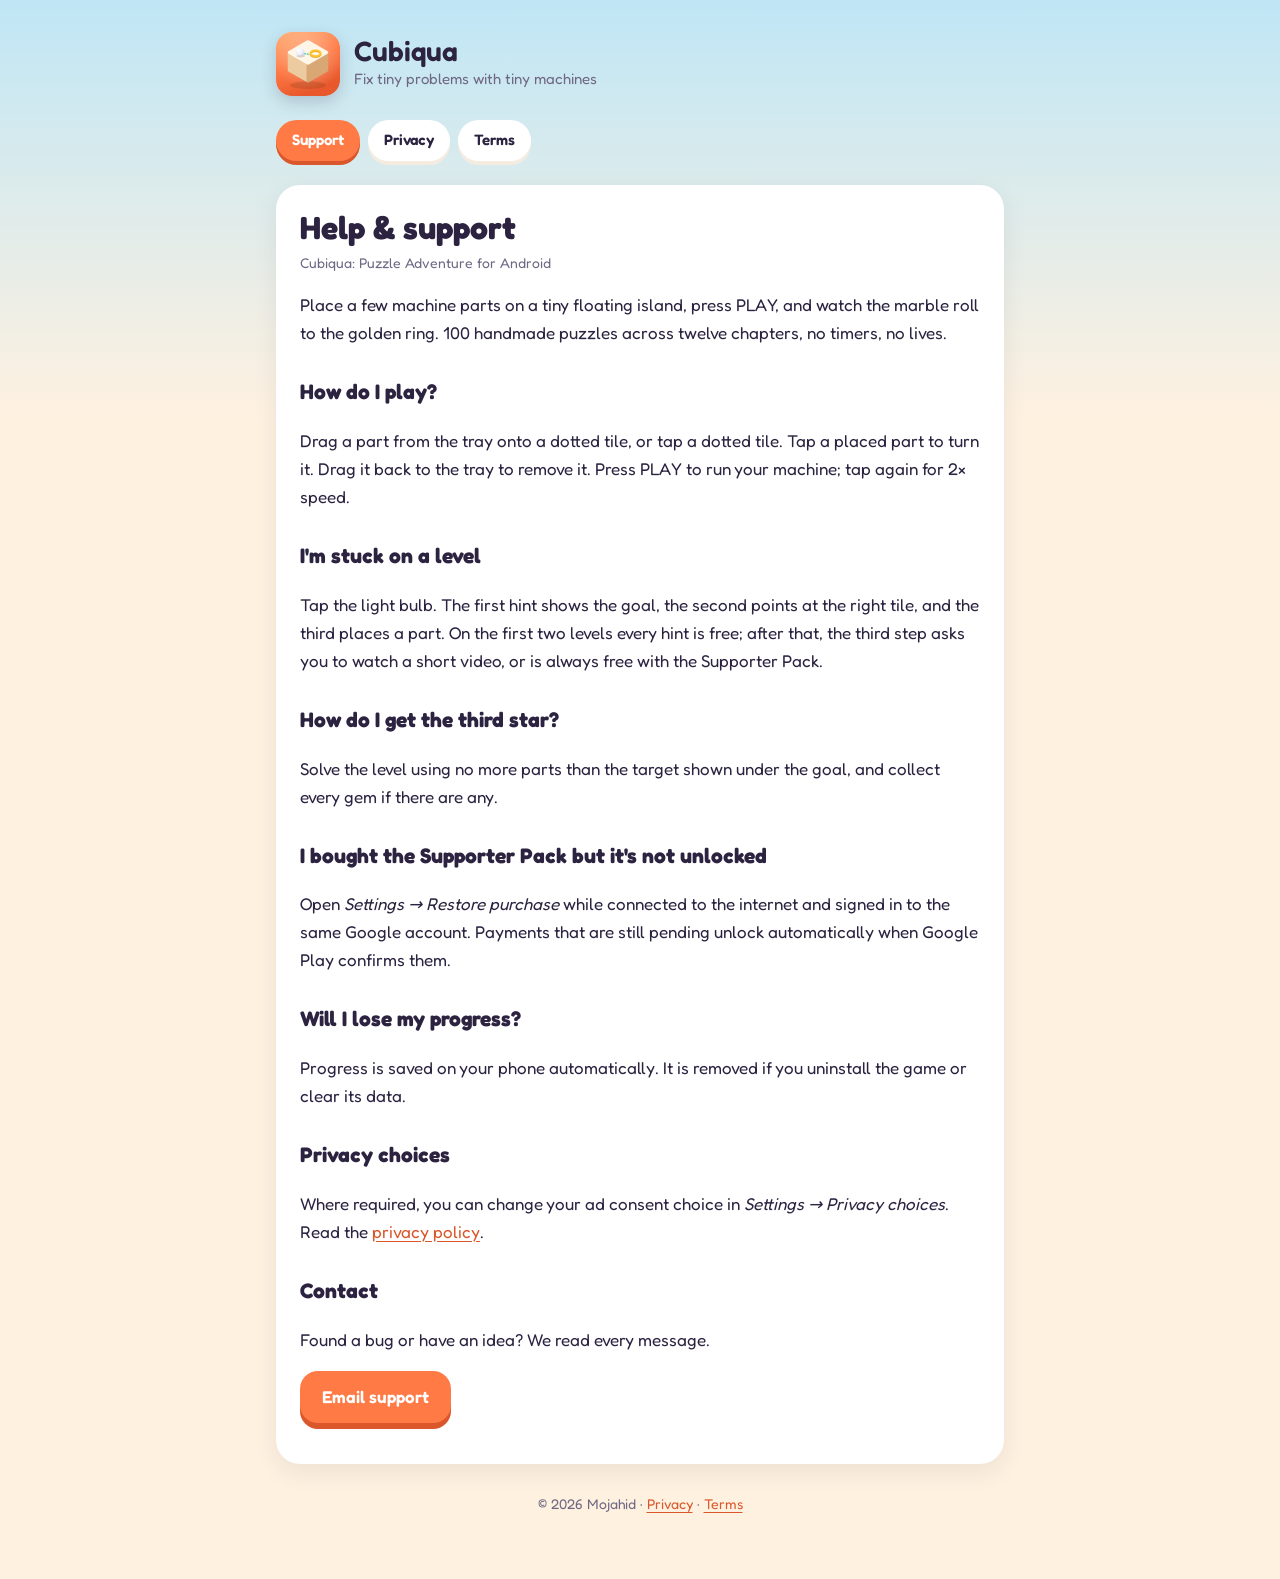
<file: index.html>
<!doctype html>
<html lang="en">
<head>
<meta charset="utf-8">
<meta name="viewport" content="width=device-width, initial-scale=1">
<title>Cubiqua Support</title>
<meta name="description" content="Help and support for Cubiqua: Puzzle Adventure. Fix tiny problems with tiny machines.">
<link rel="icon" href="icon.png">
<link rel="stylesheet" href="style.css">
</head>
<body>
<div class="wrap">
  <header>
    <img src="icon.png" alt="Cubiqua app icon">
    <div><div class="name">Cubiqua</div><div class="tag">Fix tiny problems with tiny machines</div></div>
  </header>
  <nav>
    <a href="index.html" aria-current="page">Support</a>
    <a href="privacy.html">Privacy</a>
    <a href="terms.html">Terms</a>
  </nav>
  <main class="card">
    <h1>Help &amp; support</h1>
    <p class="meta">Cubiqua: Puzzle Adventure for Android</p>
    <p>Place a few machine parts on a tiny floating island, press PLAY, and watch the marble roll to the golden ring.
      100 handmade puzzles across twelve chapters, no timers, no lives.</p>

    <h2>How do I play?</h2>
    <p>Drag a part from the tray onto a dotted tile, or tap a dotted tile. Tap a placed part to turn it. Drag it back to
      the tray to remove it. Press PLAY to run your machine; tap again for 2× speed.</p>

    <h2>I'm stuck on a level</h2>
    <p>Tap the light bulb. The first hint shows the goal, the second points at the right tile, and the third places a
      part. On the first two levels every hint is free; after that, the third step asks you to watch a short video,
      or is always free with the Supporter Pack.</p>

    <h2>How do I get the third star?</h2>
    <p>Solve the level using no more parts than the target shown under the goal, and collect every gem if there are any.</p>

    <h2>I bought the Supporter Pack but it's not unlocked</h2>
    <p>Open <em>Settings → Restore purchase</em> while connected to the internet and signed in to the same Google account.
      Payments that are still pending unlock automatically when Google Play confirms them.</p>

    <h2>Will I lose my progress?</h2>
    <p>Progress is saved on your phone automatically. It is removed if you uninstall the game or clear its data.</p>

    <h2>Privacy choices</h2>
    <p>Where required, you can change your ad consent choice in <em>Settings → Privacy choices</em>. Read the
      <a href="privacy.html">privacy policy</a>.</p>

    <h2>Contact</h2>
    <p>Found a bug or have an idea? We read every message.</p>
    <p><a class="button" href="mailto:raofahmedmojahid@gmail.com?subject=Cubiqua%20support">Email support</a></p>
  </main>
  <footer>© 2026 Mojahid · <a href="privacy.html">Privacy</a> · <a href="terms.html">Terms</a></footer>
</div>
</body>
</html>
</file>
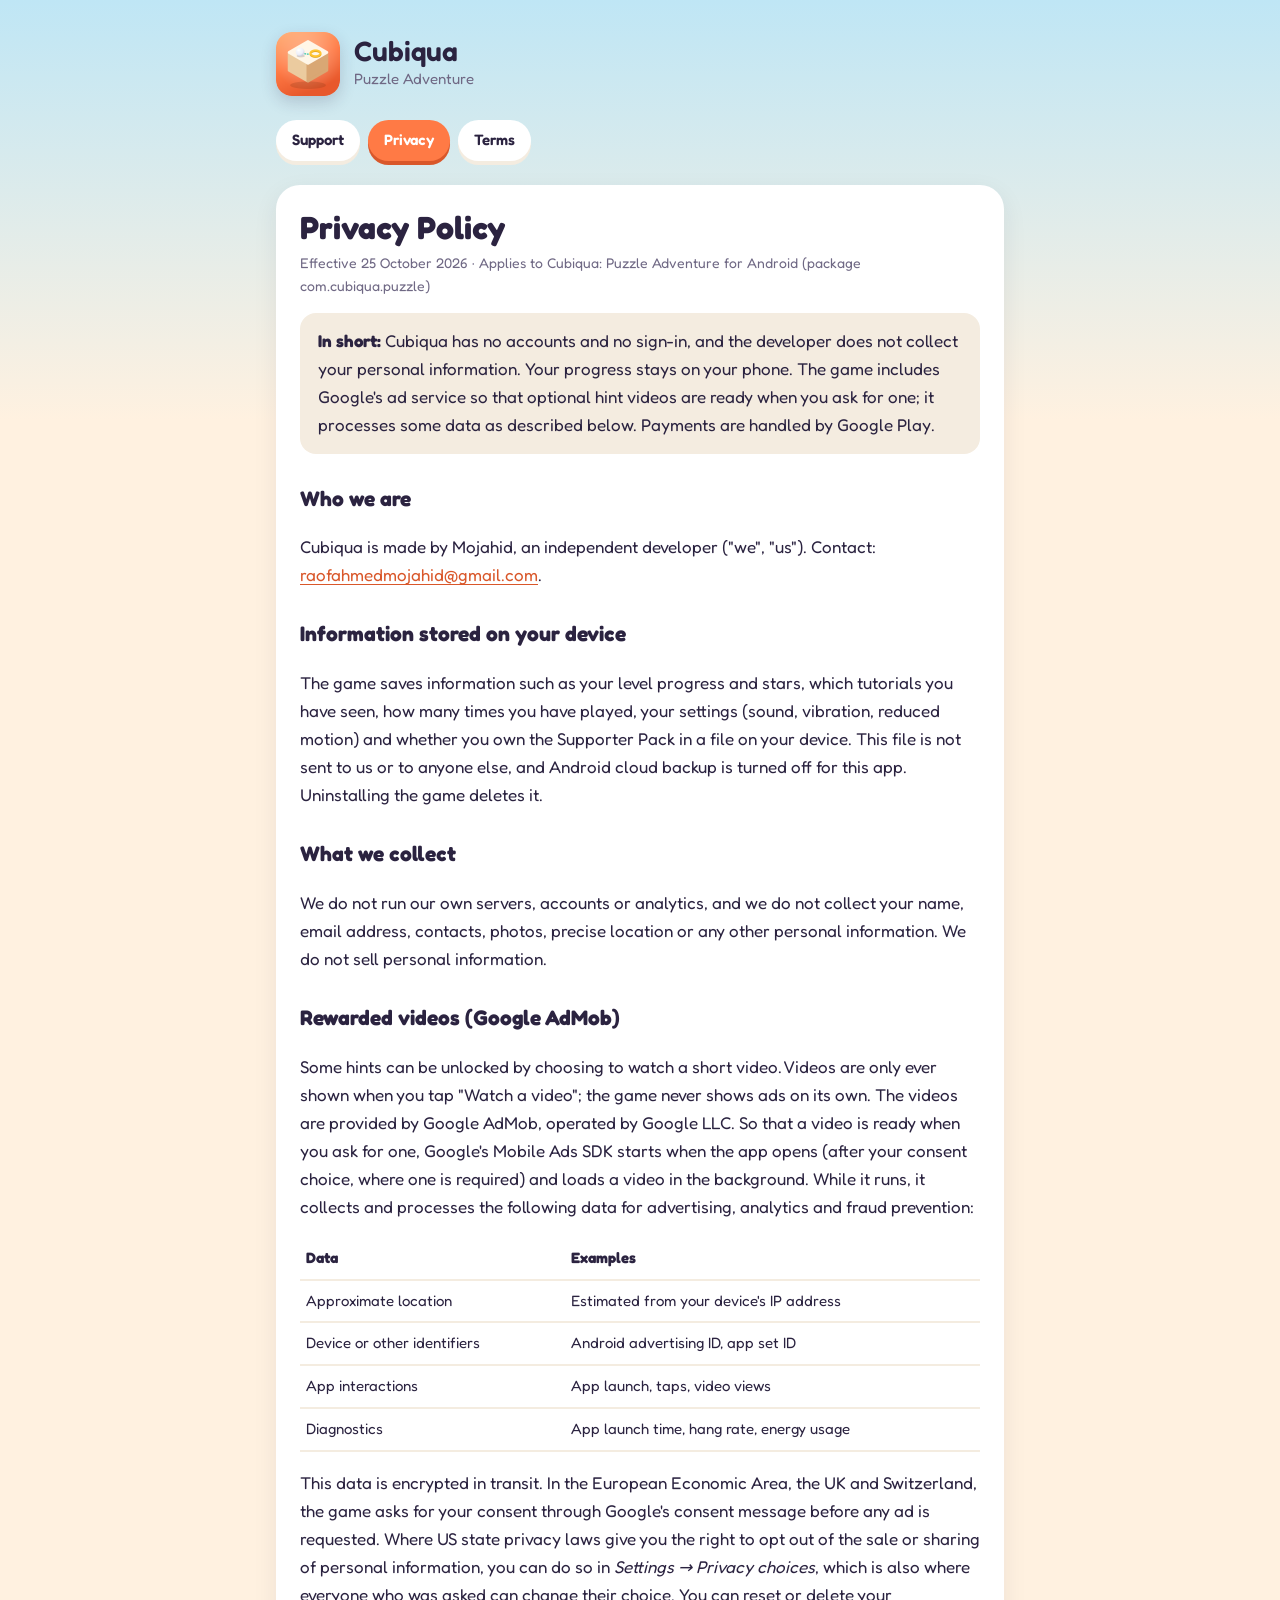
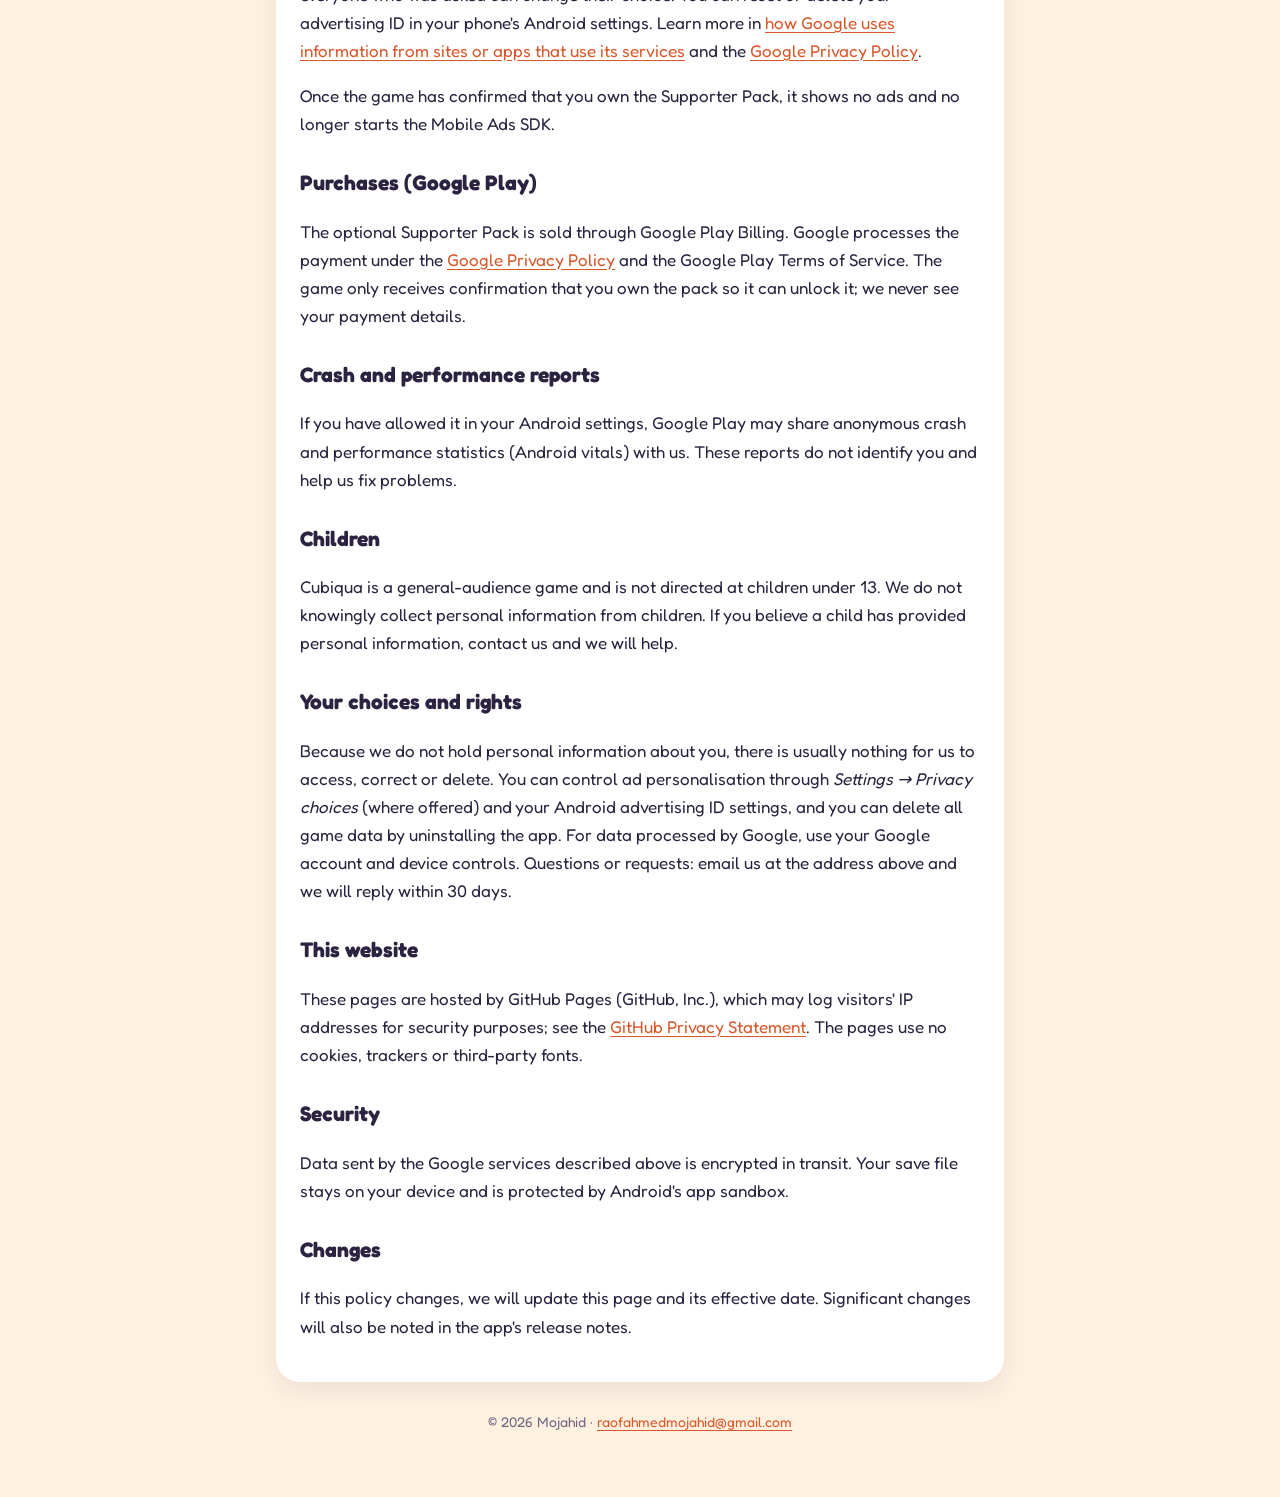
<file: privacy.html>
<!doctype html>
<html lang="en">
<head>
<meta charset="utf-8">
<meta name="viewport" content="width=device-width, initial-scale=1">
<title>Cubiqua Privacy Policy</title>
<meta name="description" content="Privacy policy for Cubiqua: Puzzle Adventure, an Android puzzle game.">
<link rel="icon" href="icon.png">
<link rel="stylesheet" href="style.css">
</head>
<body>
<div class="wrap">
  <header>
    <img src="icon.png" alt="Cubiqua app icon">
    <div><div class="name">Cubiqua</div><div class="tag">Puzzle Adventure</div></div>
  </header>
  <nav>
    <a href="index.html">Support</a>
    <a href="privacy.html" aria-current="page">Privacy</a>
    <a href="terms.html">Terms</a>
  </nav>
  <main class="card">
    <h1>Privacy Policy</h1>
    <p class="meta">Effective 25 October 2026 · Applies to Cubiqua: Puzzle Adventure for Android (package com.cubiqua.puzzle)</p>

    <div class="summary">
      <strong>In short:</strong> Cubiqua has no accounts and no sign-in, and the developer does not collect your personal
      information. Your progress stays on your phone. The game includes Google's ad service so that optional hint
      videos are ready when you ask for one; it processes some data as described below. Payments are handled by
      Google Play.
    </div>

    <h2>Who we are</h2>
    <p>Cubiqua is made by Mojahid, an independent developer ("we", "us"). Contact:
      <a href="mailto:raofahmedmojahid@gmail.com">raofahmedmojahid@gmail.com</a>.</p>

    <h2>Information stored on your device</h2>
    <p>The game saves information such as your level progress and stars, which tutorials you have seen, how many times
      you have played, your settings (sound, vibration, reduced motion) and whether you own the Supporter Pack in a
      file on your device. This file is not sent to us or to anyone else, and Android cloud backup
      is turned off for this app. Uninstalling the game deletes it.</p>

    <h2>What we collect</h2>
    <p>We do not run our own servers, accounts or analytics, and we do not collect your name, email address, contacts,
      photos, precise location or any other personal information. We do not sell personal information.</p>

    <h2>Rewarded videos (Google AdMob)</h2>
    <p>Some hints can be unlocked by choosing to watch a short video. Videos are only ever shown when you tap
      "Watch a video"; the game never shows ads on its own. The videos are provided by Google AdMob, operated by
      Google LLC. So that a video is ready when you ask for one, Google's Mobile Ads SDK starts when the app opens
      (after your consent choice, where one is required) and loads a video in the background. While it runs, it
      collects and processes the following data for advertising, analytics and fraud prevention:</p>
    <table>
      <tr><th>Data</th><th>Examples</th></tr>
      <tr><td>Approximate location</td><td>Estimated from your device's IP address</td></tr>
      <tr><td>Device or other identifiers</td><td>Android advertising ID, app set ID</td></tr>
      <tr><td>App interactions</td><td>App launch, taps, video views</td></tr>
      <tr><td>Diagnostics</td><td>App launch time, hang rate, energy usage</td></tr>
    </table>
    <p>This data is encrypted in transit. In the European Economic Area, the UK and Switzerland, the game asks for your
      consent through Google's consent message before any ad is requested. Where US state privacy laws give you the
      right to opt out of the sale or sharing of personal information, you can do so in
      <em>Settings → Privacy choices</em>, which is also where everyone who was asked can change their choice. You can reset or delete your advertising ID
      in your phone's Android settings. Learn more in
      <a href="https://policies.google.com/technologies/partner-sites">how Google uses information from sites or apps that use its services</a>
      and the <a href="https://policies.google.com/privacy">Google Privacy Policy</a>.</p>
    <p>Once the game has confirmed that you own the Supporter Pack, it shows no ads and no longer starts the Mobile
      Ads SDK.</p>

    <h2>Purchases (Google Play)</h2>
    <p>The optional Supporter Pack is sold through Google Play Billing. Google processes the payment under the
      <a href="https://policies.google.com/privacy">Google Privacy Policy</a> and the Google Play Terms of Service. The game only receives
      confirmation that you own the pack so it can unlock it; we never see your payment details.</p>

    <h2>Crash and performance reports</h2>
    <p>If you have allowed it in your Android settings, Google Play may share anonymous crash and performance statistics
      (Android vitals) with us. These reports do not identify you and help us fix problems.</p>

    <h2>Children</h2>
    <p>Cubiqua is a general-audience game and is not directed at children under 13. We do not knowingly collect personal
      information from children. If you believe a child has provided personal information, contact us and we will help.</p>

    <h2>Your choices and rights</h2>
    <p>Because we do not hold personal information about you, there is usually nothing for us to access, correct or
      delete. You can control ad personalisation through <em>Settings → Privacy choices</em> (where offered) and your
      Android advertising ID settings, and you can delete all game data by uninstalling the app. For data processed by
      Google, use your Google account and device controls. Questions or requests: email us at the address above and we
      will reply within 30 days.</p>

    <h2>This website</h2>
    <p>These pages are hosted by GitHub Pages (GitHub, Inc.), which may log visitors' IP addresses for security
      purposes; see the <a href="https://docs.github.com/en/site-policy/privacy-policies/github-general-privacy-statement">GitHub Privacy Statement</a>.
      The pages use no cookies, trackers or third-party fonts.</p>

    <h2>Security</h2>
    <p>Data sent by the Google services described above is encrypted in transit. Your save file stays on your device and
      is protected by Android's app sandbox.</p>

    <h2>Changes</h2>
    <p>If this policy changes, we will update this page and its effective date. Significant changes will also be noted in
      the app's release notes.</p>
  </main>
  <footer>© 2026 Mojahid · <a href="mailto:raofahmedmojahid@gmail.com">raofahmedmojahid@gmail.com</a></footer>
</div>
</body>
</html>
</file>
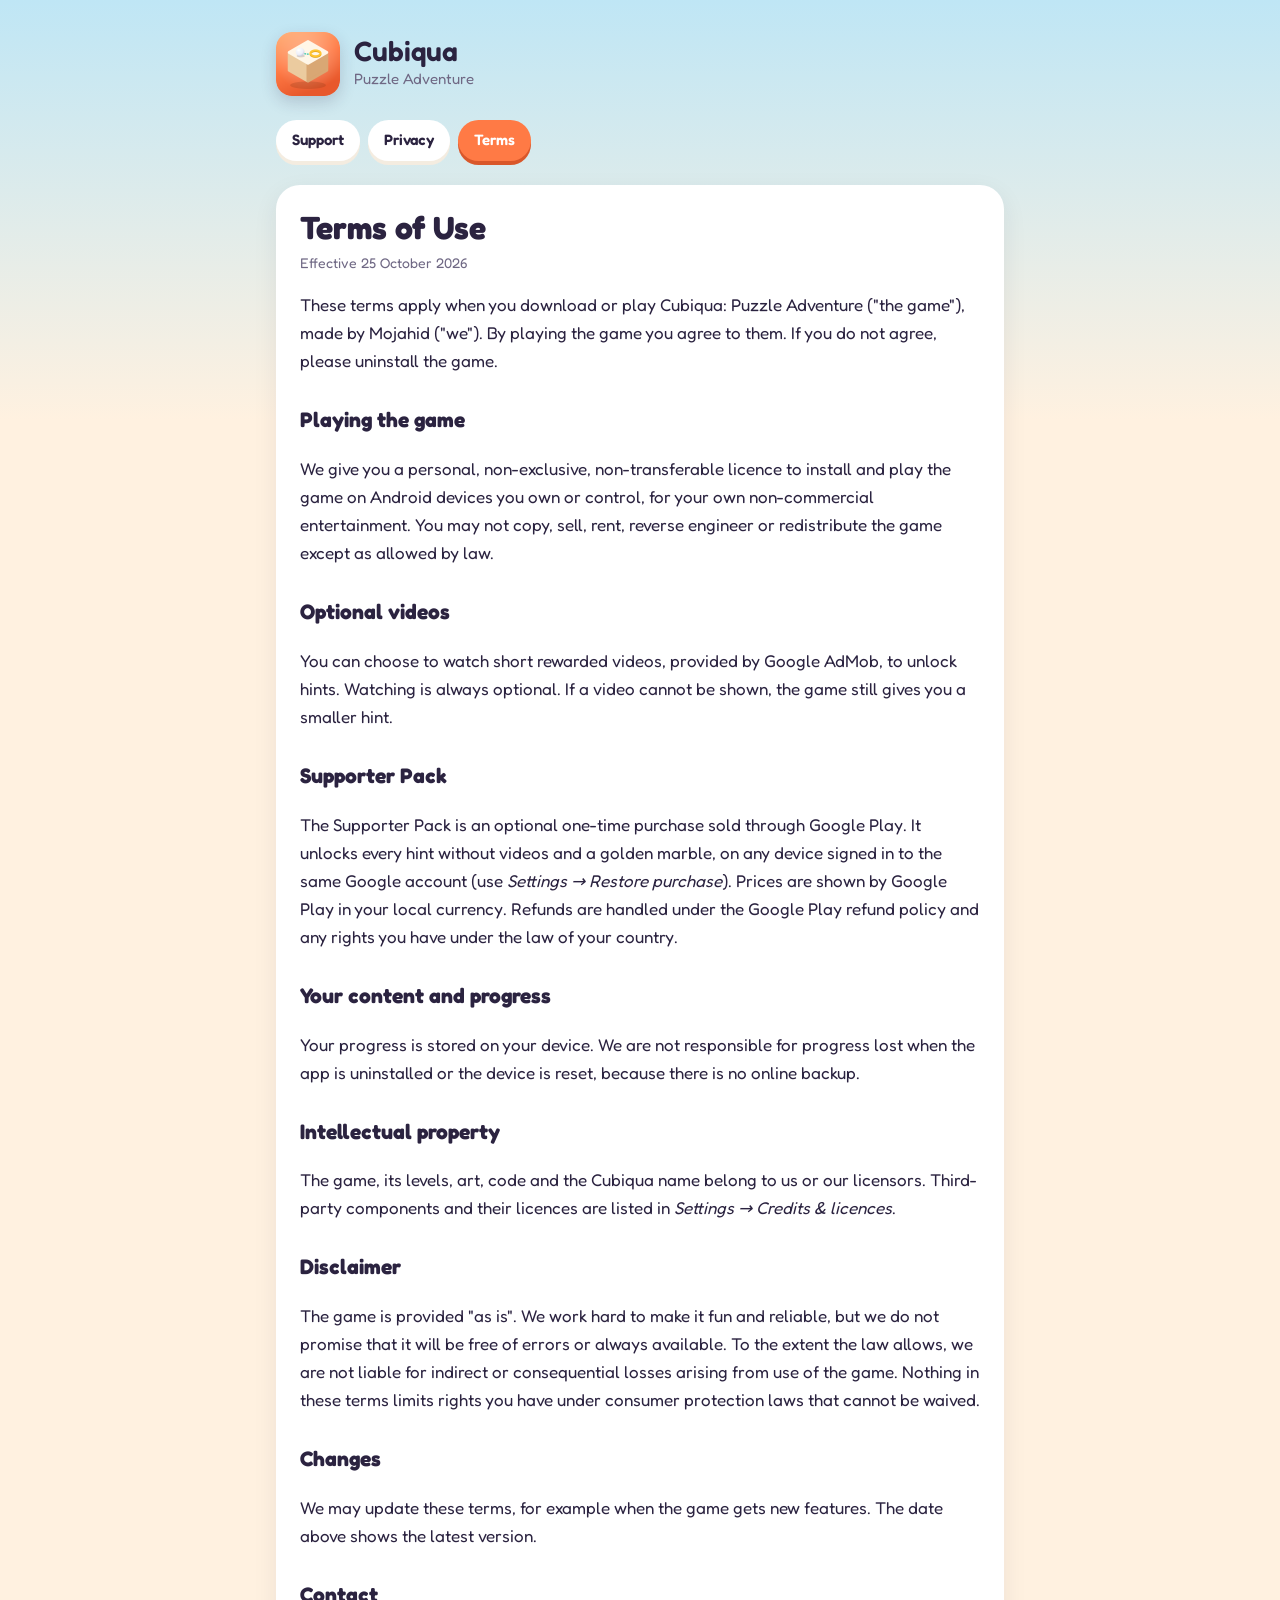
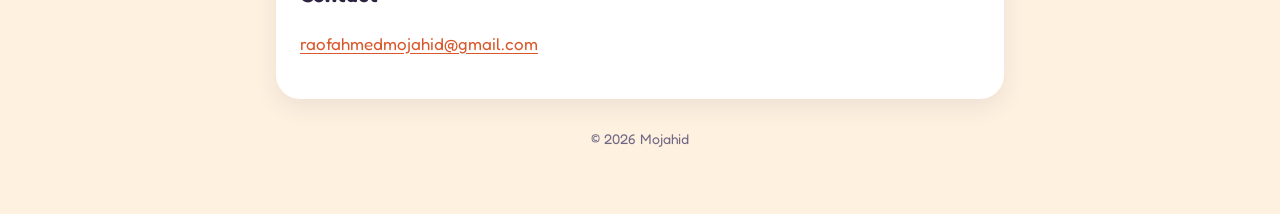
<file: terms.html>
<!doctype html>
<html lang="en">
<head>
<meta charset="utf-8">
<meta name="viewport" content="width=device-width, initial-scale=1">
<title>Cubiqua Terms of Use</title>
<meta name="description" content="Terms of use for Cubiqua: Puzzle Adventure, an Android puzzle game.">
<link rel="icon" href="icon.png">
<link rel="stylesheet" href="style.css">
</head>
<body>
<div class="wrap">
  <header>
    <img src="icon.png" alt="Cubiqua app icon">
    <div><div class="name">Cubiqua</div><div class="tag">Puzzle Adventure</div></div>
  </header>
  <nav>
    <a href="index.html">Support</a>
    <a href="privacy.html">Privacy</a>
    <a href="terms.html" aria-current="page">Terms</a>
  </nav>
  <main class="card">
    <h1>Terms of Use</h1>
    <p class="meta">Effective 25 October 2026</p>

    <p>These terms apply when you download or play Cubiqua: Puzzle Adventure ("the game"), made by Mojahid ("we").
      By playing the game you agree to them. If you do not agree, please uninstall the game.</p>

    <h2>Playing the game</h2>
    <p>We give you a personal, non-exclusive, non-transferable licence to install and play the game on Android devices
      you own or control, for your own non-commercial entertainment. You may not copy, sell, rent, reverse engineer
      or redistribute the game except as allowed by law.</p>

    <h2>Optional videos</h2>
    <p>You can choose to watch short rewarded videos, provided by Google AdMob, to unlock hints. Watching is always
      optional. If a video cannot be shown, the game still gives you a smaller hint.</p>

    <h2>Supporter Pack</h2>
    <p>The Supporter Pack is an optional one-time purchase sold through Google Play. It unlocks every hint without
      videos and a golden marble, on any device signed in to the same Google account (use
      <em>Settings → Restore purchase</em>). Prices are shown by Google Play in your local currency. Refunds are handled
      under the Google Play refund policy and any rights you have under the law of your country.</p>

    <h2>Your content and progress</h2>
    <p>Your progress is stored on your device. We are not responsible for progress lost when the app is uninstalled or
      the device is reset, because there is no online backup.</p>

    <h2>Intellectual property</h2>
    <p>The game, its levels, art, code and the Cubiqua name belong to us or our licensors. Third-party components and
      their licences are listed in <em>Settings → Credits &amp; licences</em>.</p>

    <h2>Disclaimer</h2>
    <p>The game is provided "as is". We work hard to make it fun and reliable, but we do not promise that it will be free
      of errors or always available. To the extent the law allows, we are not liable for indirect or consequential losses
      arising from use of the game. Nothing in these terms limits rights you have under consumer protection laws that
      cannot be waived.</p>

    <h2>Changes</h2>
    <p>We may update these terms, for example when the game gets new features. The date above shows the latest version.</p>

    <h2>Contact</h2>
    <p><a href="mailto:raofahmedmojahid@gmail.com">raofahmedmojahid@gmail.com</a></p>
  </main>
  <footer>© 2026 Mojahid</footer>
</div>
</body>
</html>
</file>
<file: style.css>
/* Fredoka is served from this site (SIL OFL 1.1, see Fredoka-OFL.txt): no third-party font requests. */
@font-face { font-family: "Fredoka"; src: url("Fredoka.ttf") format("truetype"); font-weight: 300 700; font-display: swap; }
:root {
  --sky: #bfe6f5; --cream: #fff1e0; --ink: #2b2340; --soft: #6f6884;
  --card: #ffffff; --orange: #ff7a45; --lip: #d9572a; --teal: #22c3a6;
  --line: #f4ece0;
}
@media (prefers-color-scheme: dark) {
  :root:not([data-theme="light"]) {
    --sky: #1d2a3a; --cream: #171320; --ink: #f4f1fa; --soft: #b9b2c6;
    --card: #231d30; --line: #322a42;
  }
}
* { box-sizing: border-box; }
html { -webkit-text-size-adjust: 100%; }
body {
  margin: 0; color: var(--ink);
  background: linear-gradient(180deg, var(--sky), var(--cream) 420px) fixed, var(--cream);
  font: 17px/1.65 "Fredoka", system-ui, -apple-system, "Segoe UI", Roboto, sans-serif;
}
a { color: var(--lip); text-underline-offset: 3px; }
.wrap { max-width: 760px; margin: 0 auto; padding: 32px 16px 64px; }
header { display: flex; align-items: center; gap: 14px; margin-bottom: 24px; }
header img { width: 64px; height: 64px; border-radius: 16px; box-shadow: 0 6px 16px rgba(43,35,64,.18); }
header .name { font-weight: 600; font-size: 28px; line-height: 1.1; }
header .tag { color: var(--soft); font-size: 15px; }
nav { display: flex; gap: 8px; flex-wrap: wrap; margin-bottom: 24px; }
nav a {
  text-decoration: none; color: var(--ink); background: var(--card); padding: 8px 16px;
  border-radius: 999px; box-shadow: 0 4px 0 var(--line); font-weight: 600; font-size: 15px;
}
nav a[aria-current="page"] { background: var(--orange); color: #fff; box-shadow: 0 4px 0 var(--lip); }
.card { background: var(--card); border-radius: 24px; padding: 24px; box-shadow: 0 8px 24px rgba(43,35,64,.08); }
h1 { font-size: 32px; line-height: 1.2; margin: 0 0 4px; }
h2 { font-size: 21px; margin: 28px 0 6px; }
.meta { color: var(--soft); font-size: 14px; margin: 0 0 16px; }
.summary { background: var(--line); border-radius: 16px; padding: 14px 18px; margin: 16px 0; }
table { width: 100%; border-collapse: collapse; font-size: 15px; margin: 8px 0; }
th, td { text-align: left; padding: 8px 6px; border-bottom: 2px solid var(--line); vertical-align: top; }
footer { color: var(--soft); font-size: 14px; text-align: center; margin-top: 28px; }
.button {
  display: inline-block; background: var(--orange); color: #fff; text-decoration: none;
  padding: 12px 22px; border-radius: 18px; box-shadow: 0 6px 0 var(--lip); font-weight: 600;
}
</file>
